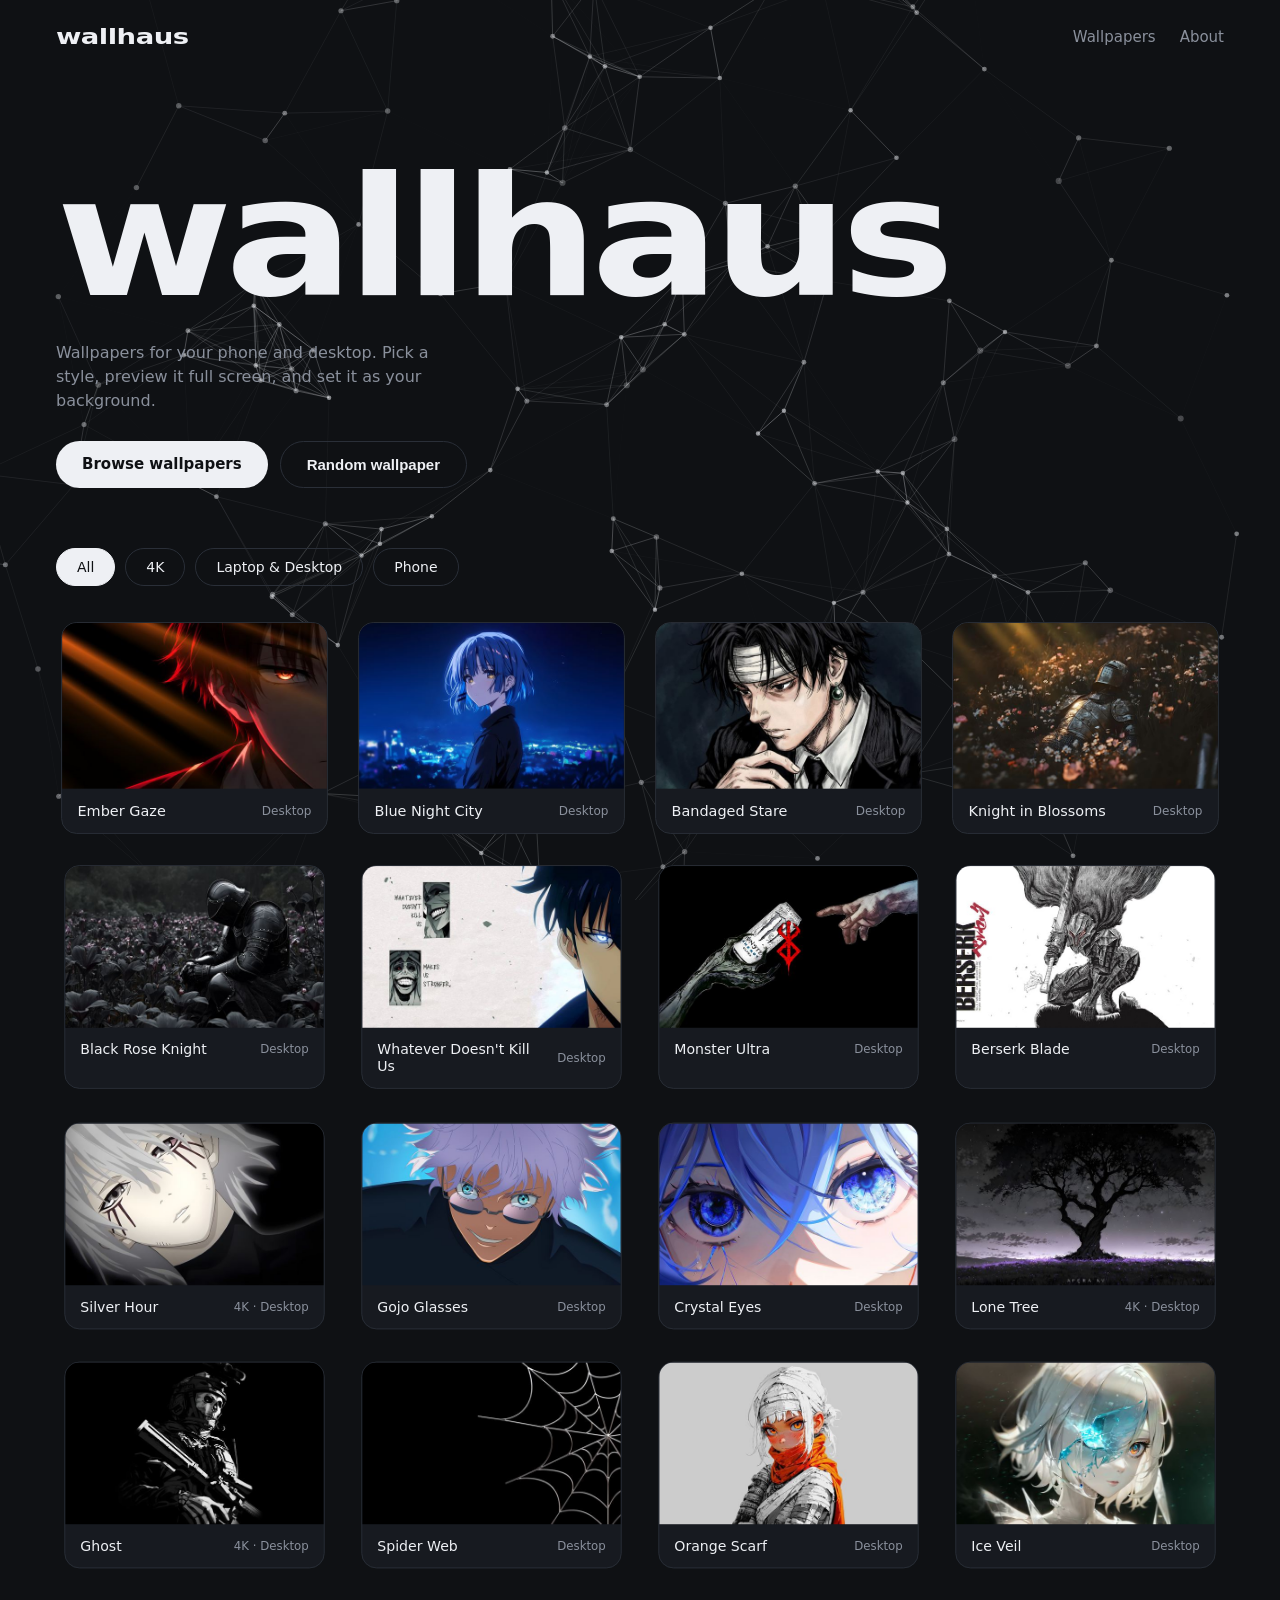
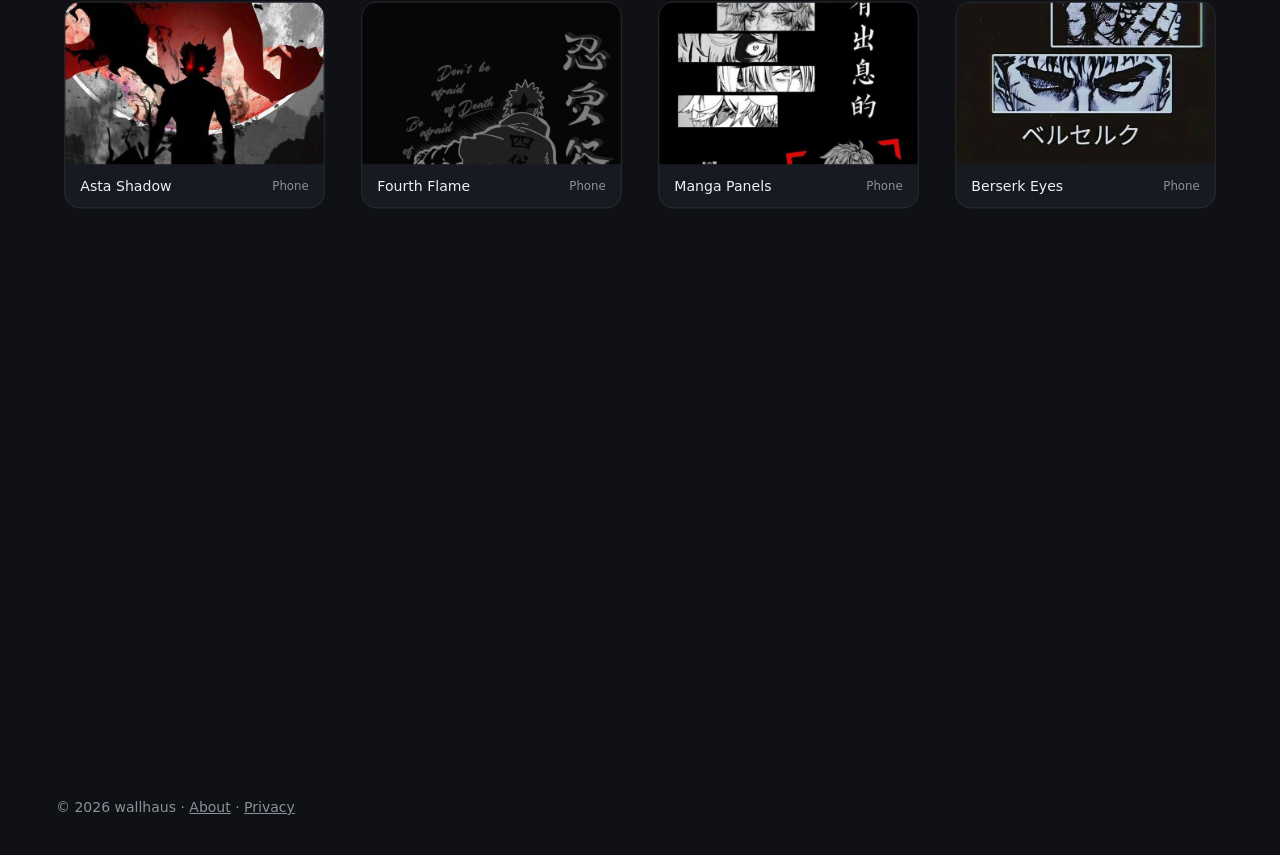
<file: index.html>
<!doctype html>
<html lang="en">
<head>
<meta charset="utf-8">
<meta http-equiv="Content-Security-Policy" content="default-src 'self'; script-src 'self'; style-src 'self' 'unsafe-inline'; img-src 'self' data: blob:; connect-src 'self'; font-src 'self'; object-src 'none'; base-uri 'self'; form-action 'none'">
<meta name="referrer" content="strict-origin-when-cross-origin">
<meta name="viewport" content="width=device-width, initial-scale=1, viewport-fit=cover">
<title>wallhaus · Wallpapers</title>
<meta name="description" content="Wallpapers for your phone and desktop. Pick a style, preview it full screen, and set it as your background.">
<meta property="og:title" content="wallhaus · Wallpapers">
<meta property="og:description" content="Wallpapers for your phone and desktop. Preview full screen and set as your background.">
<meta property="og:type" content="website">
<meta property="og:url" content="https://ghostpacket0x.github.io/wallhaus/">
<meta property="og:image" content="https://ghostpacket0x.github.io/wallhaus/wallpapers/thumbs/00.jpg">
<meta name="twitter:card" content="summary_large_image">
<link rel="stylesheet" href="style.css">
</head>
<body>
<canvas id="bg" aria-hidden="true"></canvas>
<header>
  <nav>
    <div class="logo">wallhaus</div>
    <div class="navlinks">
      <a href="#gallery">Wallpapers</a>
      <a href="about.html">About</a>
    </div>
  </nav>
  <section class="hero">
    <h1>wallhaus</h1>
    <p>Wallpapers for your phone and desktop. Pick a style, preview it full screen, and set it as your background.</p>
    <div class="hero-actions">
      <a class="btn" href="#gallery">Browse wallpapers</a>
      <button class="btn ghost" id="random">Random wallpaper</button>
    </div>
  </section>
</header>
<main id="gallery">
  <div class="filters" id="filters">
    <button class="chip on" data-f="all">All</button>
    <button class="chip" data-f="4k">4K</button>
    <button class="chip" data-f="desktop">Laptop &amp; Desktop</button>
    <button class="chip" data-f="phone">Phone</button>
  </div>
  <div class="grid" id="grid"></div>
</main>
<div id="viewer">
  <div class="bar">
    <button id="close">← Back</button>
    <a class="btn" id="download" href="#" download>Download</a>
  </div>
  <button class="nav-btn prev" id="prev" aria-label="Previous wallpaper">‹</button>
  <button class="nav-btn next" id="next" aria-label="Next wallpaper">›</button>
  <div class="caption" id="caption"></div>
</div>
<footer>© 2026 wallhaus · <a href="about.html">About</a> · <a href="privacy.html">Privacy</a></footer>
<script src="script.js"></script>
</body>
</html>
</file>
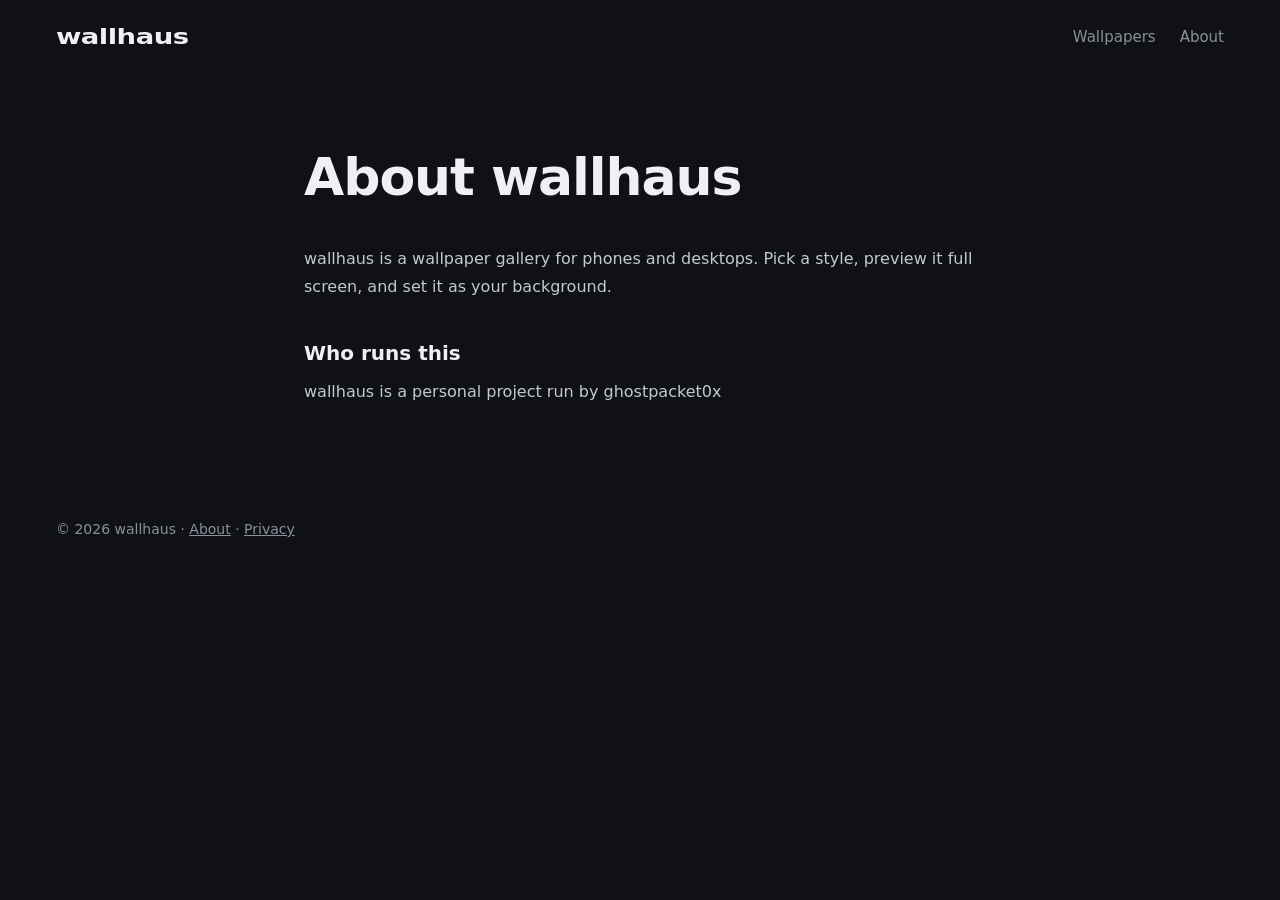
<file: about.html>
<!doctype html>
<html lang="en">
<head>
<meta charset="utf-8">
<meta http-equiv="Content-Security-Policy" content="default-src 'self'; script-src 'self'; style-src 'self' 'unsafe-inline'; img-src 'self' data: blob:; connect-src 'self'; font-src 'self'; object-src 'none'; base-uri 'self'; form-action 'none'">
<meta name="viewport" content="width=device-width, initial-scale=1, viewport-fit=cover">
<title>About · wallhaus</title>
<meta name="description" content="About wallhaus, a wallpaper gallery for phones and desktops.">
<link rel="stylesheet" href="style.css">
</head>
<body>
<header>
  <nav>
    <a class="logo" href="index.html">wallhaus</a>
    <div class="navlinks"><a href="index.html">Wallpapers</a><a href="about.html">About</a></div>
  </nav>
</header>
<main class="doc">
  <h1>About wallhaus</h1>
  <p>wallhaus is a wallpaper gallery for phones and desktops. Pick a style, preview it full screen, and set it as your background.</p>
  <h2>Who runs this</h2>
  <p>wallhaus is a personal project run by ghostpacket0x</p>
</main>
<footer>© 2026 wallhaus · <a href="about.html">About</a> · <a href="privacy.html">Privacy</a></footer>
</body>
</html>
</file>
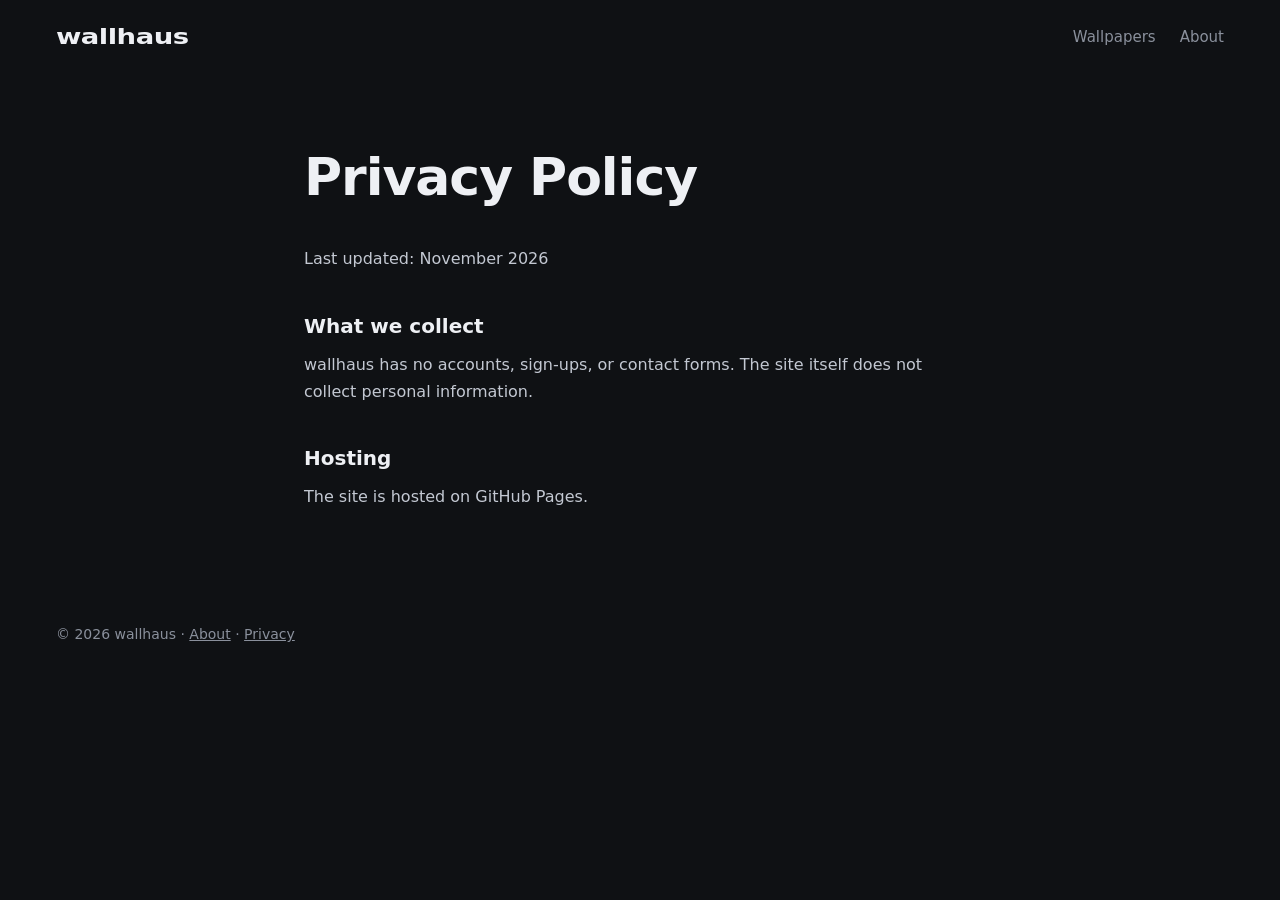
<file: privacy.html>
<!doctype html>
<html lang="en">
<head>
<meta charset="utf-8">
<meta http-equiv="Content-Security-Policy" content="default-src 'self'; script-src 'self'; style-src 'self' 'unsafe-inline'; img-src 'self' data: blob:; connect-src 'self'; font-src 'self'; object-src 'none'; base-uri 'self'; form-action 'none'">
<meta name="viewport" content="width=device-width, initial-scale=1, viewport-fit=cover">
<title>Privacy · wallhaus</title>
<meta name="description" content="How wallhaus handles your information.">
<link rel="stylesheet" href="style.css">
</head>
<body>
<header>
  <nav>
    <a class="logo" href="index.html">wallhaus</a>
    <div class="navlinks"><a href="index.html">Wallpapers</a><a href="about.html">About</a></div>
  </nav>
</header>
<main class="doc">
  <h1>Privacy Policy</h1>
  <p>Last updated: November 2026</p>
  <h2>What we collect</h2>
  <p>wallhaus has no accounts, sign-ups, or contact forms. The site itself does not collect personal information.</p>
  <h2>Hosting</h2>
  <p>The site is hosted on GitHub Pages.</p>
</main>
<footer>© 2026 wallhaus · <a href="about.html">About</a> · <a href="privacy.html">Privacy</a></footer>
</body>
</html>
</file>
<file: style.css>
/* wallhaus styles: edit here to change the look of the site */
  :root { --bg:#0f1114; --fg:#eef0f4; --muted:#8a909c; --card:#171a20; --line:#2a2f38; }
  * { box-sizing: border-box; }
  html, body { margin:0; background:var(--bg); color:var(--fg);
    font-family: Inter, system-ui, -apple-system, "Segoe UI", sans-serif; }
  html, body { overflow-x:hidden; max-width:100%; }
  header, main, footer { position:relative; z-index:1; }
  nav { display:flex; justify-content:space-between; align-items:center; padding:24px 56px; }
  .logo { font-weight:900; font-size:22px; letter-spacing:-.02em; transform:scaleX(1.25); transform-origin:left; }
  nav a { color:var(--muted); text-decoration:none; font-size:15px; }
  nav a:hover { color:var(--fg); }
  .hero { padding:90px 56px 60px; }
  .hero h1 { font-weight:900; font-size:clamp(64px,13vw,190px); letter-spacing:-.04em;
    line-height:.9; margin:0; transform:scaleX(1.15); transform-origin:left; }
  .hero p { color:var(--muted); max-width:420px; line-height:1.5; margin:28px 0; }
  .btn { display:inline-block; background:var(--fg); color:#0f1114; padding:14px 26px; border-radius:999px;
    text-decoration:none; font-weight:600; font-size:15px; border:0; cursor:pointer; }
  .filters { display:flex; gap:10px; padding:0 56px; flex-wrap:wrap; }
  .chip { background:transparent; border:1px solid var(--line); color:var(--fg); padding:10px 20px;
    border-radius:999px; cursor:pointer; font-size:14px; font-family:inherit; }
  .chip.on { background:var(--fg); color:#0f1114; border-color:var(--fg); }
  .grid { display:grid; grid-template-columns:repeat(auto-fill,minmax(260px,1fr)); gap:20px;
    padding:32px 56px 80px; }
  .card { background:var(--card); border:1px solid var(--line); border-radius:16px; overflow:hidden;
    cursor:pointer; opacity:0; translate:0 16px;
    transition:opacity .6s ease, translate .6s ease, transform .2s, border-color .2s; }
  .card.in { opacity:1; translate:0 0; }
  .card:hover { transform:translateY(-4px); border-color:#3a4150; }
  .card.hidden { display:none; }
  .thumb { aspect-ratio:16/10; background-color:#111; transition:transform .6s ease; }
  .card:hover .thumb { transform:scale(1.04); }
  .meta { display:flex; justify-content:space-between; align-items:center; padding:14px 16px; font-size:15px; gap:8px; }
  .meta small { color:var(--muted); white-space:nowrap; }
  #viewer { position:fixed; inset:0; z-index:10; display:none; flex-direction:column;
    justify-content:space-between; padding:24px; background:#000 center/contain no-repeat; }
  #viewer.open { display:flex; }
  #viewer .bar { display:flex; justify-content:space-between; align-items:center; }
  #viewer .bar button, #viewer .btn { background:rgba(15,17,20,.6); color:var(--fg); border:1px solid var(--line);
    padding:10px 18px; border-radius:999px; cursor:pointer; font-family:inherit; backdrop-filter:blur(6px); }
  #viewer .caption { align-self:flex-start; background:rgba(15,17,20,.6); padding:10px 16px; border-radius:12px; font-size:15px; }
  footer { padding:24px 56px 40px; color:var(--muted); font-size:14px; }
  @media (prefers-reduced-motion: reduce) {
    .card { opacity:1; translate:none; transition:transform .2s, border-color .2s; }
    .thumb { transition:none; }
    .card:hover .thumb { transform:none; }
  }
  @media (max-width:640px) {
    nav, .hero, .filters, .grid, footer { padding-left:20px; padding-right:20px; }
    .hero { padding-top:50px; }
  }

/* Dot network: drifting dots and lines over the glow */
#net { position:fixed; top:0; left:0; width:100vw; height:100vh; z-index:0; pointer-events:none; }


/* ---- Added: nav links, hero buttons, preview arrows, shimmer, doc pages ---- */
a.logo { color:var(--fg); text-decoration:none; }
.navlinks { display:flex; gap:24px; }
.hero-actions { display:flex; gap:12px; flex-wrap:wrap; }
.btn.ghost { background:transparent; color:var(--fg); border:1px solid var(--line); }
.btn.ghost:hover { border-color:#3a4150; }
footer a { color:var(--muted); }
footer a:hover { color:var(--fg); }

.thumb { position:relative; overflow:hidden; }
.thumb.shimmer::after { content:""; position:absolute; inset:0;
  background:linear-gradient(90deg, transparent, rgba(255,255,255,.07), transparent);
  animation:sweep 1.4s ease-in-out infinite; }
@keyframes sweep { from { transform:translateX(-100%); } to { transform:translateX(100%); } }

.nav-btn { position:fixed; top:50%; transform:translateY(-50%); z-index:11;
  width:48px; height:48px; border-radius:50%; cursor:pointer; font-size:28px; line-height:1;
  background:rgba(15,17,20,.6); color:var(--fg); border:1px solid var(--line); backdrop-filter:blur(6px); }
.nav-btn.prev { left:16px; }
.nav-btn.next { right:16px; }

.doc { max-width:720px; margin:0 auto; padding:60px 24px 80px; line-height:1.7; }
.doc h1 { font-weight:900; font-size:clamp(36px,6vw,52px); letter-spacing:-.02em; margin:0 0 24px; }
.doc h2 { font-size:20px; margin:36px 0 8px; }
.doc p { color:#c3c8d2; margin:0 0 12px; }
.doc a { color:var(--fg); }

@media (prefers-reduced-motion: reduce) {
  .thumb.shimmer::after { animation:none; display:none; }
}
@media (max-width:640px) {
  .navlinks { gap:16px; }
  .nav-btn { width:40px; height:40px; font-size:24px; }
}

/* Motion: button lift, title slide, preview fade, filter pop-in */
.btn { transition:transform .25s ease, box-shadow .25s ease; }
.btn:hover { transform:translateY(-3px); box-shadow:0 8px 20px rgba(255,255,255,.15); }
.hero h1 { animation:titleIn .9s ease-out both; }
@keyframes titleIn { from { opacity:0; translate:-24px 0; } to { opacity:1; translate:0 0; } }
#viewer.open { animation:previewIn .35s ease both; }
@keyframes previewIn { from { opacity:0; transform:scale(.98); } to { opacity:1; transform:none; } }
.card.pop { animation:pop .45s ease both; }
@keyframes pop { from { opacity:0; translate:0 10px; } to { opacity:1; translate:0 0; } }
@media (prefers-reduced-motion: reduce) {
  .btn, .btn:hover { transition:none; transform:none; box-shadow:none; }
  .hero h1, #viewer.open, .card.pop { animation:none; }
}

/* Dot network background: transparent, behind the content, never blocks clicks */
#bg { position:fixed; inset:0; width:100%; height:100%; z-index:0; pointer-events:none; }
</file>
